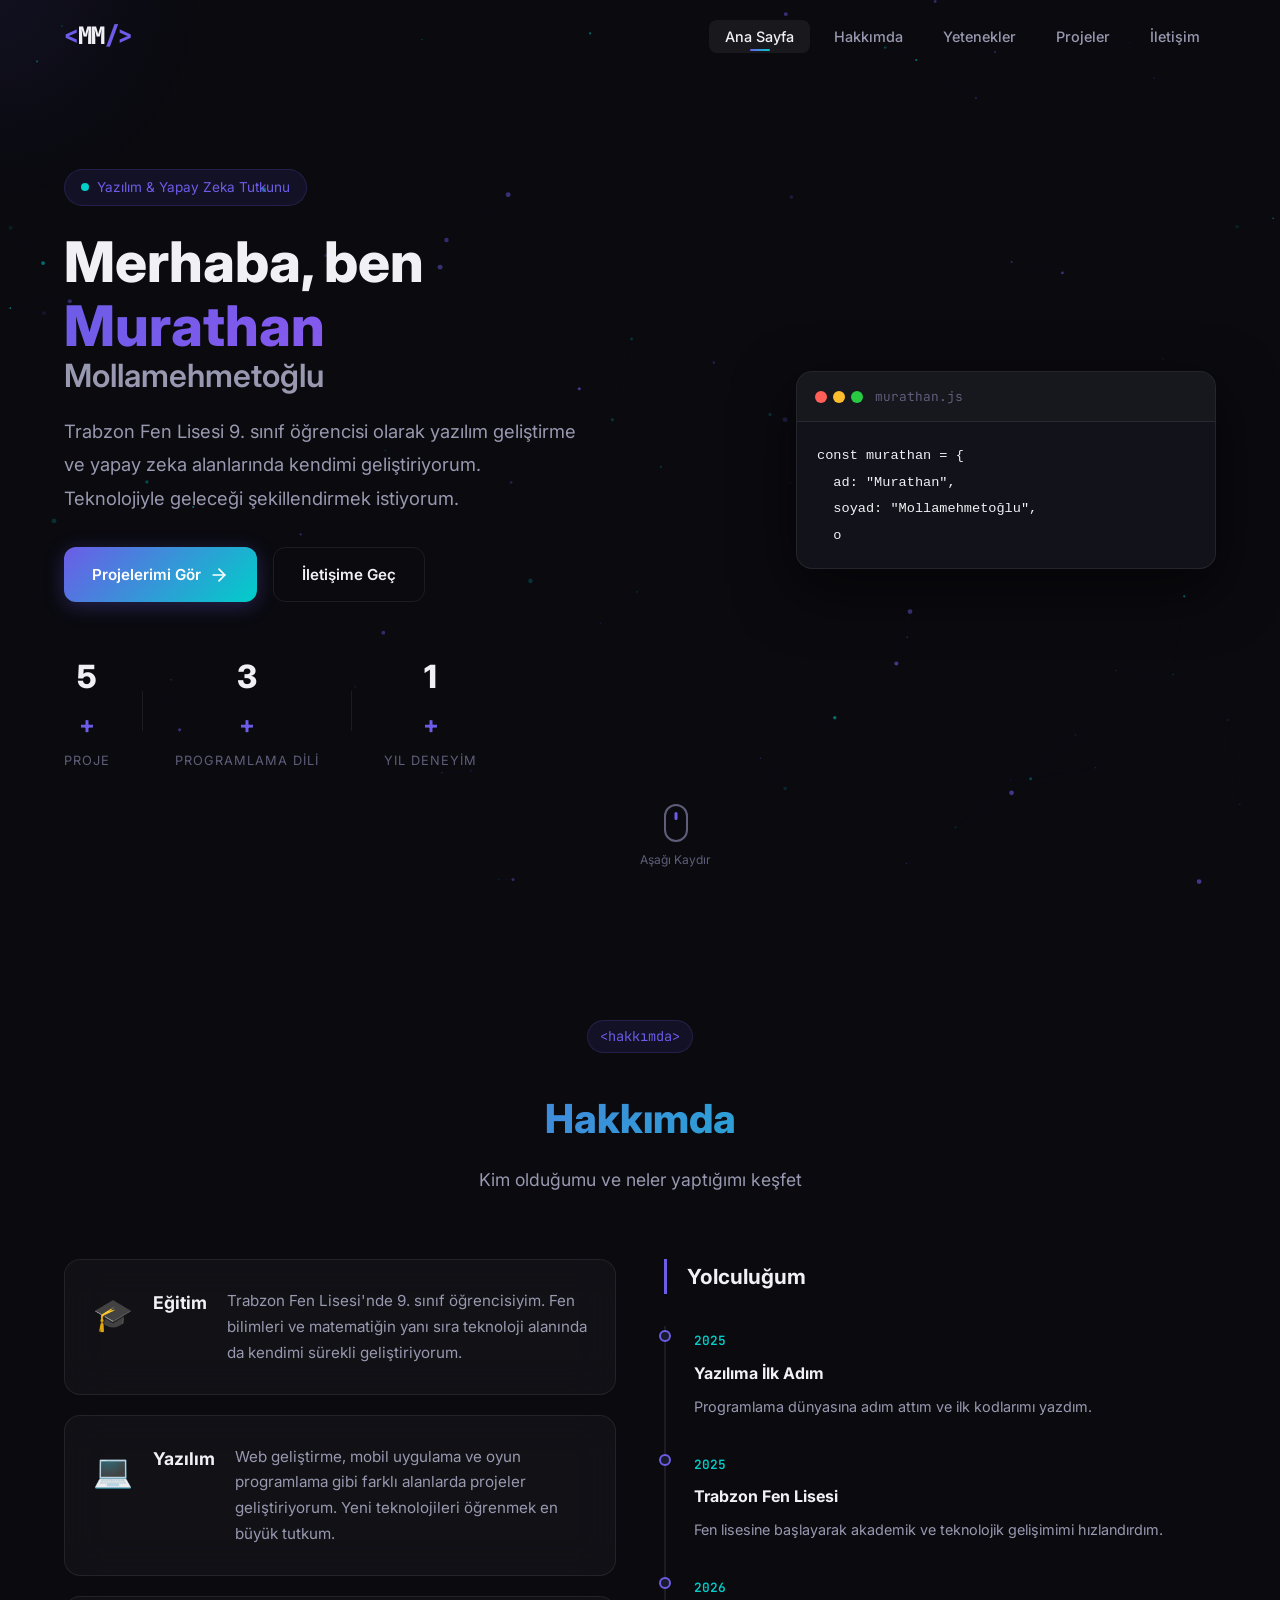
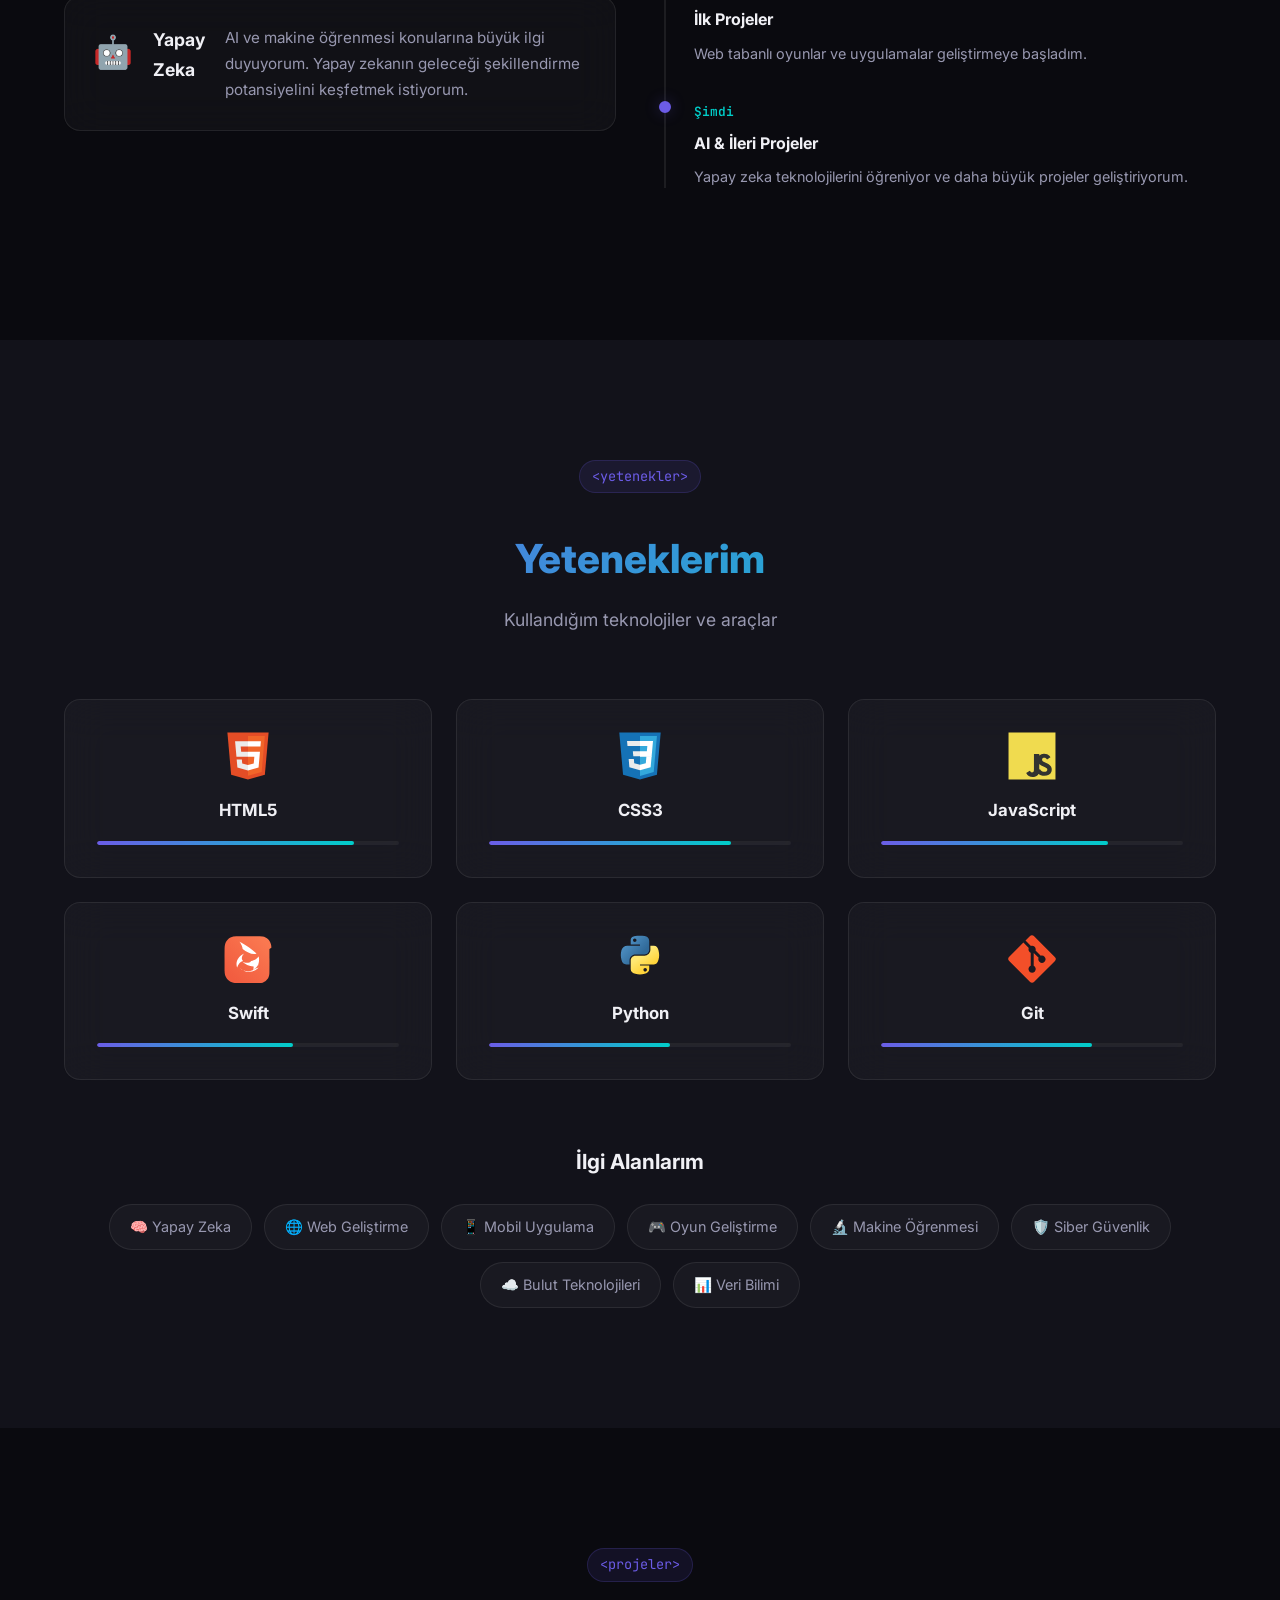
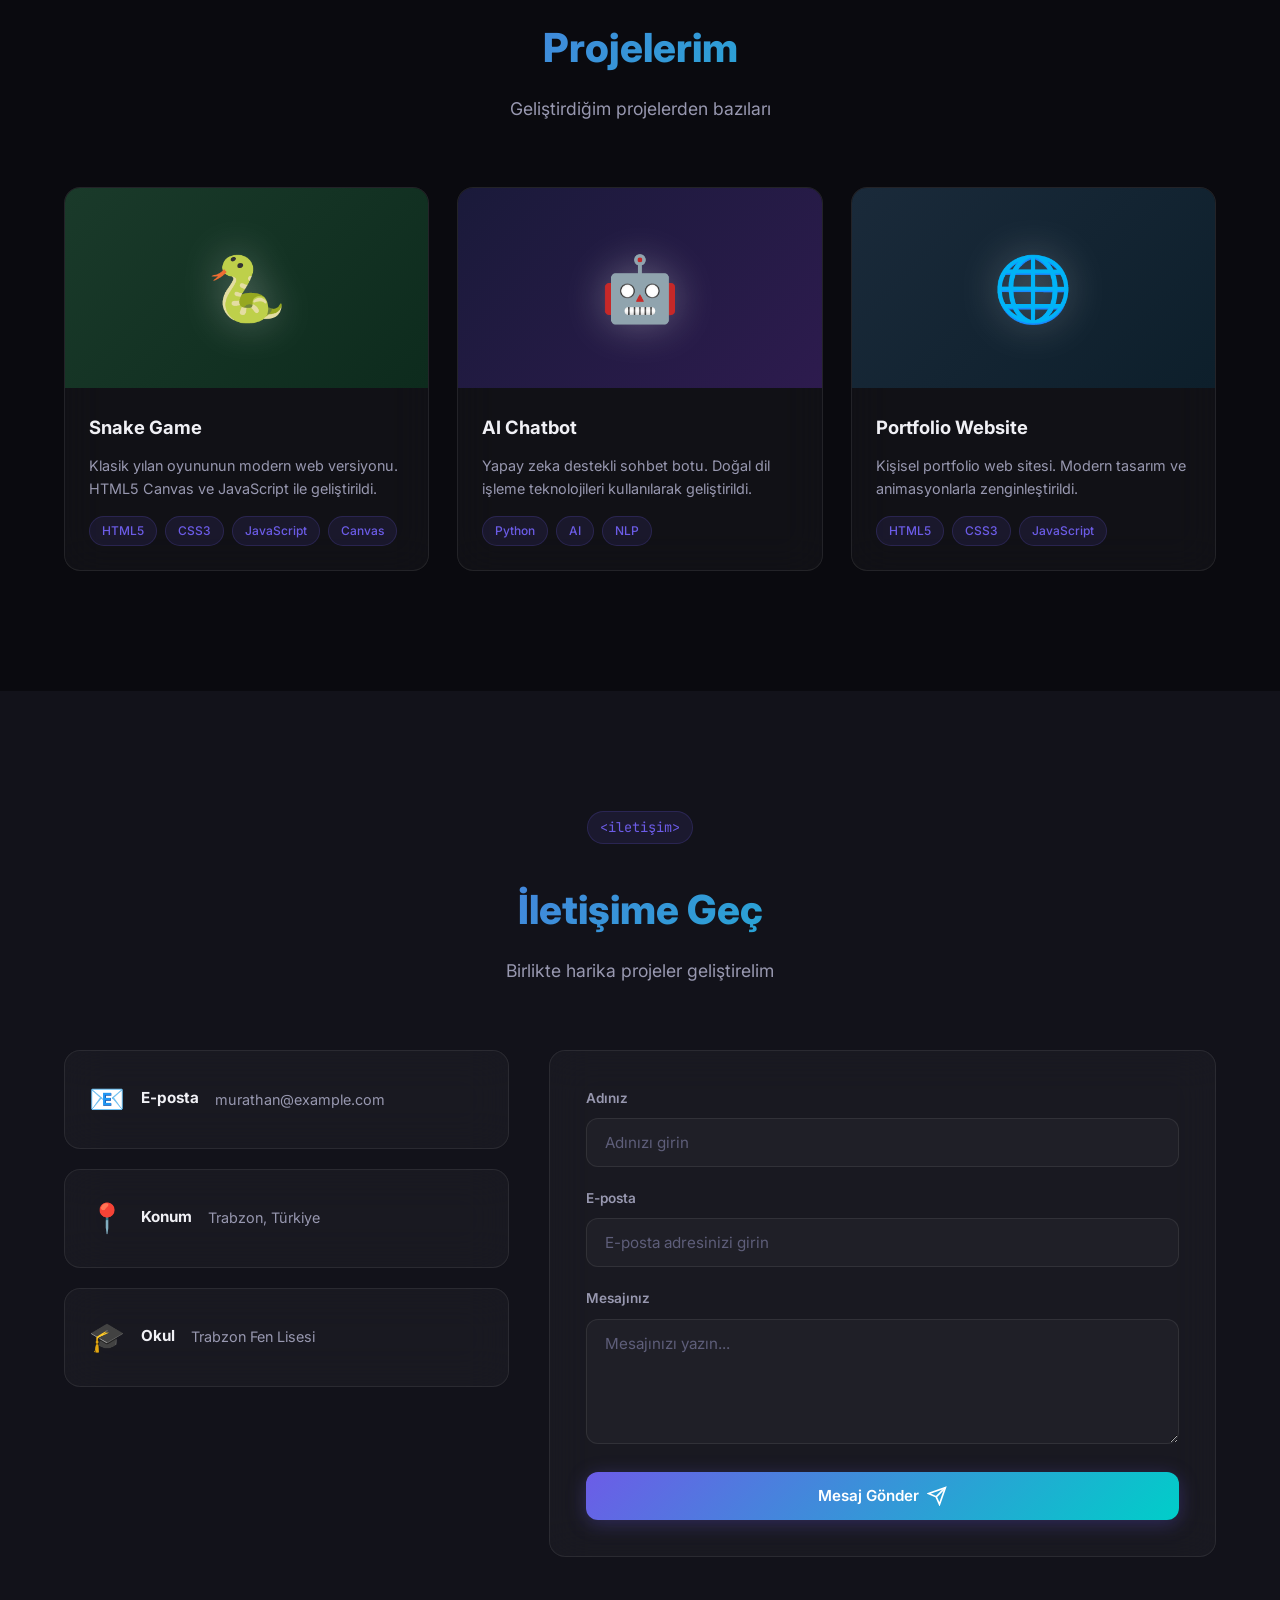
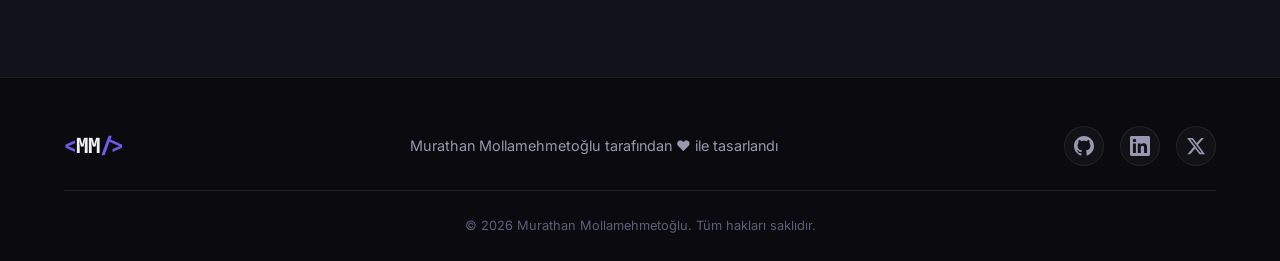
<file: index.html>
<!DOCTYPE html>
<html lang="tr">
<head>
    <meta charset="UTF-8">
    <meta name="viewport" content="width=device-width, initial-scale=1.0">
    <meta name="description" content="Murathan Mollamehmetoğlu - Yazılım Geliştirici & AI Meraklısı. Trabzon Fen Lisesi öğrencisi.">
    <meta name="keywords" content="Murathan, portfolio, yazılım, AI, geliştirici, Trabzon Fen Lisesi">
    <title>Murathan Mollamehmetoğlu | Portfolio</title>
    <link rel="preconnect" href="https://fonts.googleapis.com">
    <link rel="preconnect" href="https://fonts.gstatic.com" crossorigin>
    <link href="https://fonts.googleapis.com/css2?family=Inter:wght@300;400;500;600;700;800;900&family=JetBrains+Mono:wght@400;500;700&display=swap" rel="stylesheet">
    <link rel="stylesheet" href="styles.css">
</head>
<body>
    <!-- Animated Background -->
    <canvas id="particles-canvas"></canvas>

    <!-- Navigation -->
    <nav id="navbar">
        <div class="nav-container">
            <a href="#hero" class="nav-logo">
                <span class="logo-bracket">&lt;</span>MM<span class="logo-bracket">/&gt;</span>
            </a>
            <ul class="nav-links" id="nav-links">
                <li><a href="#hero" class="nav-link active">Ana Sayfa</a></li>
                <li><a href="#about" class="nav-link">Hakkımda</a></li>
                <li><a href="#skills" class="nav-link">Yetenekler</a></li>
                <li><a href="#projects" class="nav-link">Projeler</a></li>
                <li><a href="#contact" class="nav-link">İletişim</a></li>
            </ul>
            <button class="nav-toggle" id="nav-toggle" aria-label="Menüyü aç/kapat">
                <span></span>
                <span></span>
                <span></span>
            </button>
        </div>
    </nav>

    <!-- Hero Section -->
    <section id="hero" class="hero-section">
        <div class="hero-content">
            <div class="hero-badge">
                <span class="badge-dot"></span>
                Yazılım & Yapay Zeka Tutkunu
            </div>
            <h1 class="hero-title">
                Merhaba, ben
                <span class="hero-name">Murathan</span>
                <span class="hero-surname">Mollamehmetoğlu</span>
            </h1>
            <p class="hero-description">
                Trabzon Fen Lisesi 9. sınıf öğrencisi olarak yazılım geliştirme ve yapay zeka 
                alanlarında kendimi geliştiriyorum. Teknolojiyle geleceği şekillendirmek istiyorum.
            </p>
            <div class="hero-cta">
                <a href="#projects" class="btn btn-primary">
                    <span>Projelerimi Gör</span>
                    <svg width="20" height="20" viewBox="0 0 24 24" fill="none" stroke="currentColor" stroke-width="2" stroke-linecap="round" stroke-linejoin="round">
                        <line x1="5" y1="12" x2="19" y2="12"></line>
                        <polyline points="12 5 19 12 12 19"></polyline>
                    </svg>
                </a>
                <a href="#contact" class="btn btn-secondary">İletişime Geç</a>
            </div>
            <div class="hero-stats">
                <div class="stat-item">
                    <span class="stat-number" data-target="5">0</span><span class="stat-plus">+</span>
                    <span class="stat-label">Proje</span>
                </div>
                <div class="stat-divider"></div>
                <div class="stat-item">
                    <span class="stat-number" data-target="3">0</span><span class="stat-plus">+</span>
                    <span class="stat-label">Programlama Dili</span>
                </div>
                <div class="stat-divider"></div>
                <div class="stat-item">
                    <span class="stat-number" data-target="1">0</span><span class="stat-plus">+</span>
                    <span class="stat-label">Yıl Deneyim</span>
                </div>
            </div>
        </div>
        <div class="hero-visual">
            <div class="code-window">
                <div class="code-header">
                    <div class="code-dots">
                        <span class="dot red"></span>
                        <span class="dot yellow"></span>
                        <span class="dot green"></span>
                    </div>
                    <span class="code-title">murathan.js</span>
                </div>
                <pre class="code-body"><code><span class="code-keyword">const</span> <span class="code-variable">murathan</span> = {
  <span class="code-property">ad</span>: <span class="code-string">"Murathan"</span>,
  <span class="code-property">soyad</span>: <span class="code-string">"Mollamehmetoğlu"</span>,
  <span class="code-property">okul</span>: <span class="code-string">"Trabzon Fen Lisesi"</span>,
  <span class="code-property">ilgiAlanları</span>: [
    <span class="code-string">"Yazılım Geliştirme"</span>,
    <span class="code-string">"Yapay Zeka"</span>,
    <span class="code-string">"Web Teknolojileri"</span>
  ],
  <span class="code-property">hedef</span>: <span class="code-string">"Teknolojiyle dünyayı<br>             değiştirmek"</span>
};</code></pre>
            </div>
        </div>
        <div class="scroll-indicator">
            <div class="mouse">
                <div class="mouse-wheel"></div>
            </div>
            <span>Aşağı Kaydır</span>
        </div>
    </section>

    <!-- About Section -->
    <section id="about" class="about-section">
        <div class="container">
            <div class="section-header">
                <span class="section-tag">&lt;hakkımda&gt;</span>
                <h2 class="section-title">Hakkımda</h2>
                <p class="section-subtitle">Kim olduğumu ve neler yaptığımı keşfet</p>
            </div>
            <div class="about-grid">
                <div class="about-text">
                    <div class="about-card glass-card">
                        <div class="about-icon">🎓</div>
                        <h3>Eğitim</h3>
                        <p>Trabzon Fen Lisesi'nde 9. sınıf öğrencisiyim. Fen bilimleri ve matematiğin yanı sıra 
                        teknoloji alanında da kendimi sürekli geliştiriyorum.</p>
                    </div>
                    <div class="about-card glass-card">
                        <div class="about-icon">💻</div>
                        <h3>Yazılım</h3>
                        <p>Web geliştirme, mobil uygulama ve oyun programlama gibi farklı alanlarda projeler 
                        geliştiriyorum. Yeni teknolojileri öğrenmek en büyük tutkum.</p>
                    </div>
                    <div class="about-card glass-card">
                        <div class="about-icon">🤖</div>
                        <h3>Yapay Zeka</h3>
                        <p>AI ve makine öğrenmesi konularına büyük ilgi duyuyorum. Yapay zekanın geleceği 
                        şekillendirme potansiyelini keşfetmek istiyorum.</p>
                    </div>
                </div>
                <div class="about-timeline">
                    <h3 class="timeline-title">Yolculuğum</h3>
                    <div class="timeline">
                        <div class="timeline-item">
                            <div class="timeline-dot"></div>
                            <div class="timeline-content">
                                <span class="timeline-date">2025</span>
                                <h4>Yazılıma İlk Adım</h4>
                                <p>Programlama dünyasına adım attım ve ilk kodlarımı yazdım.</p>
                            </div>
                        </div>
                        <div class="timeline-item">
                            <div class="timeline-dot"></div>
                            <div class="timeline-content">
                                <span class="timeline-date">2025</span>
                                <h4>Trabzon Fen Lisesi</h4>
                                <p>Fen lisesine başlayarak akademik ve teknolojik gelişimimi hızlandırdım.</p>
                            </div>
                        </div>
                        <div class="timeline-item">
                            <div class="timeline-dot"></div>
                            <div class="timeline-content">
                                <span class="timeline-date">2026</span>
                                <h4>İlk Projeler</h4>
                                <p>Web tabanlı oyunlar ve uygulamalar geliştirmeye başladım.</p>
                            </div>
                        </div>
                        <div class="timeline-item">
                            <div class="timeline-dot active"></div>
                            <div class="timeline-content">
                                <span class="timeline-date">Şimdi</span>
                                <h4>AI & İleri Projeler</h4>
                                <p>Yapay zeka teknolojilerini öğreniyor ve daha büyük projeler geliştiriyorum.</p>
                            </div>
                        </div>
                    </div>
                </div>
            </div>
        </div>
    </section>

    <!-- Skills Section -->
    <section id="skills" class="skills-section">
        <div class="container">
            <div class="section-header">
                <span class="section-tag">&lt;yetenekler&gt;</span>
                <h2 class="section-title">Yeteneklerim</h2>
                <p class="section-subtitle">Kullandığım teknolojiler ve araçlar</p>
            </div>
            <div class="skills-grid">
                <div class="skill-card glass-card" data-skill="html">
                    <div class="skill-icon">
                        <svg viewBox="0 0 128 128" width="48" height="48">
                            <path fill="#E44D26" d="M19.037 113.876L9.032 1.661h109.936l-10.016 112.198-45.019 12.48z"></path>
                            <path fill="#F16529" d="M64 116.8l36.378-10.086 8.559-95.878H64z"></path>
                            <path fill="#EBEBEB" d="M64 52.455H45.788L44.53 38.361H64V24.599H29.489l.33 3.692 3.382 37.927H64zm0 35.743l-.061.017-15.327-4.14-.979-10.975H33.816l1.928 21.609 28.193 7.826.063-.017z"></path>
                            <path fill="#fff" d="M63.952 52.455v13.763h16.947l-1.597 17.849-15.35 4.143v14.319l28.215-7.82.207-2.325 3.234-36.233.335-3.696h-3.708zm0-27.856v13.762h33.244l.276-3.092.628-6.978.329-3.692z"></path>
                        </svg>
                    </div>
                    <h3>HTML5</h3>
                    <div class="skill-bar">
                        <div class="skill-progress" data-width="85"></div>
                    </div>
                </div>
                <div class="skill-card glass-card" data-skill="css">
                    <div class="skill-icon">
                        <svg viewBox="0 0 128 128" width="48" height="48">
                            <path fill="#1572B6" d="M18.814 114.123L8.76 1.352h110.48l-10.064 112.754-45.243 12.543z"></path>
                            <path fill="#33A9DC" d="M64.001 117.062l36.559-10.136 8.601-96.354h-45.16z"></path>
                            <path fill="#fff" d="M64.001 51.429h18.302l1.264-14.163H64.001V24.208h34.682l-.332 3.711-3.4 38.114h-30.95z"></path>
                            <path fill="#EBEBEB" d="M64.083 87.349l-.061.018-15.403-4.159-.985-11.031H33.752l1.937 21.717 28.331 7.863.063-.018z"></path>
                            <path fill="#fff" d="M81.127 64.675l-1.666 18.522-15.426 4.164v14.39l28.354-7.858.208-2.337 2.406-26.881z"></path>
                            <path fill="#EBEBEB" d="M64.048 24.208v13.058H30.64l-.277-3.108-.63-7.045-.331-2.905zm-.047 27.221v13.157H46.119l-.277-3.108-.631-7.046-.33-2.903H64.001z"></path>
                        </svg>
                    </div>
                    <h3>CSS3</h3>
                    <div class="skill-bar">
                        <div class="skill-progress" data-width="80"></div>
                    </div>
                </div>
                <div class="skill-card glass-card" data-skill="javascript">
                    <div class="skill-icon">
                        <svg viewBox="0 0 128 128" width="48" height="48">
                            <path fill="#F0DB4F" d="M1.408 1.408h125.184v125.184H1.408z"></path>
                            <path fill="#323330" d="M116.347 96.736c-.917-5.711-4.641-10.508-15.672-14.981-3.832-1.761-8.104-3.022-9.377-5.926-.452-1.69-.512-2.642-.226-3.665.821-3.32 4.784-4.355 7.925-3.403 2.023.678 3.938 2.237 5.093 4.724 5.402-3.498 5.391-3.475 9.163-5.879-1.381-2.141-2.118-3.129-3.022-4.045-3.249-3.629-7.676-5.498-14.756-5.355l-3.688.477c-3.534.893-6.902 2.748-8.877 5.235-5.926 6.724-4.236 18.492 2.975 23.335 7.104 5.332 17.54 6.545 18.873 11.531 1.297 6.104-4.486 8.08-10.234 7.378-4.236-.881-6.592-3.034-9.139-6.949-4.688 2.713-4.688 2.713-9.508 5.485 1.143 2.499 2.344 3.63 4.26 5.795 9.068 9.198 31.76 8.746 35.83-5.176.165-.478 1.261-3.666.38-8.581zM69.21 58.943l-.024 31.06c0 6.36.321 12.193-.383 13.97-.929 3.282-3.307 4.156-5.495 3.752-2.36-.546-3.545-1.93-4.879-3.542l-.473-.673-9.453 5.783c1.559 3.226 3.833 5.985 6.771 7.793 4.394 2.698 10.304 3.593 16.539 2.178 4.058-1.21 7.543-3.723 9.407-7.283 2.732-4.906 2.145-10.872 2.121-17.507l.048-35.58H69.21v.049z"></path>
                        </svg>
                    </div>
                    <h3>JavaScript</h3>
                    <div class="skill-bar">
                        <div class="skill-progress" data-width="75"></div>
                    </div>
                </div>
                <div class="skill-card glass-card" data-skill="swift">
                    <div class="skill-icon">
                        <svg viewBox="0 0 128 128" width="48" height="48">
                            <linearGradient id="swift-a" gradientUnits="userSpaceOnUse" x1="109.002" y1="18.297" x2="18.638" y2="109.462">
                                <stop offset="0" stop-color="#FA7850"></stop>
                                <stop offset="1" stop-color="#F25D40"></stop>
                            </linearGradient>
                            <path fill="url(#swift-a)" d="M126.33 34.06a39.32 39.32 0 00-.79-7.83c-.56-2.67-1.42-5.28-2.67-7.69a27.87 27.87 0 00-5.17-6.97 27.55 27.55 0 00-6.97-5.17A27.49 27.49 0 00103.04 4a40.38 40.38 0 00-7.83-.79C93.06 3.11 90.89 3 64 3S34.94 3.11 32.79 3.21a40.38 40.38 0 00-7.83.79 27.49 27.49 0 00-7.69 2.67 27.87 27.87 0 00-6.97 5.17 27.87 27.87 0 00-5.17 6.97A27.49 27.49 0 002.46 26.5a40.38 40.38 0 00-.79 7.83C1.57 36.48 1.46 38.65 1.46 65.54s.11 29.06.21 31.21a40.38 40.38 0 00.79 7.83 27.49 27.49 0 002.67 7.69 27.87 27.87 0 005.17 6.97 27.87 27.87 0 006.97 5.17 27.49 27.49 0 007.69 2.67 40.38 40.38 0 007.83.79c2.15.1 4.32.21 31.21.21s29.06-.11 31.21-.21a40.38 40.38 0 007.83-.79 28.88 28.88 0 0014.66-11.83 27.49 27.49 0 002.67-7.69 40.38 40.38 0 00.79-7.83c.1-2.15.21-4.32.21-31.21s-.11-29.06-.21-31.21z"></path>
                            <path fill="#FFF" d="M85.54 88.85a31.97 31.97 0 01-8.89 5.25c-12.26 5.25-26.04 2.12-34.79-6.36.28.28.56.56.85.83a37.83 37.83 0 0040.82 5.43c5.34-2.72 8.72-7.04 8.72-7.04s-2.97 2.36-6.71 1.89zM70.24 69.99S83.67 79.47 77.67 92.8c0 0 10.54-6.27 14.07-15.79 3.7-9.94.62-20.22.62-20.22S87.97 67.3 70.24 69.99zM50.59 68.68s-8.15-6.7 2.36-18.52c0 0-10.54 4.71-16.31 14.73-6.17 10.76-1.5 21.72-1.5 21.72a26.86 26.86 0 015.41-10.82c4.08-4.81 10.04-7.11 10.04-7.11zm27.24-1.07S63.94 80.86 47.77 70.13c10.9 11.51 31.72 18.36 44.45 10.07A37.89 37.89 0 0077.83 67.61zM49.83 37.23c11.33 8.91 27.44 16.64 36.88 12.11C73.48 37.59 58.58 27.14 45.48 20.04c-2.01-1.09-4.09-2.09-4.09-2.09 7.46 9.57 8.39 19.18 8.39 19.18l.05.1z"></path>
                        </svg>
                    </div>
                    <h3>Swift</h3>
                    <div class="skill-bar">
                        <div class="skill-progress" data-width="65"></div>
                    </div>
                </div>
                <div class="skill-card glass-card" data-skill="python">
                    <div class="skill-icon">
                        <svg viewBox="0 0 128 128" width="48" height="48">
                            <linearGradient id="python-a" gradientUnits="userSpaceOnUse" x1="70.252" y1="1237.476" x2="170.659" y2="1151.089" gradientTransform="matrix(.563 0 0 -.568 -29.215 707.817)">
                                <stop offset="0" stop-color="#5A9FD4"></stop>
                                <stop offset="1" stop-color="#306998"></stop>
                            </linearGradient>
                            <path fill="url(#python-a)" d="M63.391 1.988c-4.222.02-8.252.379-11.8 1.007-10.45 1.846-12.346 5.71-12.346 12.837v9.411h24.693v3.137H29.977c-7.176 0-13.46 4.313-15.426 12.521-2.268 9.405-2.368 15.275 0 25.096 1.755 7.311 5.947 12.519 13.124 12.519h8.491V67.234c0-8.151 7.051-15.34 15.426-15.34h24.665c6.866 0 12.346-5.654 12.346-12.548V15.833c0-6.693-5.646-11.72-12.346-12.836-4.244-.706-8.645-1.027-12.866-1.009zM50.037 9.557c2.55 0 4.634 2.117 4.634 4.721 0 2.593-2.083 4.69-4.634 4.69-2.56 0-4.633-2.097-4.633-4.69-.001-2.604 2.073-4.721 4.633-4.721z"></path>
                            <linearGradient id="python-b" gradientUnits="userSpaceOnUse" x1="209.474" y1="1098.811" x2="173.62" y2="1149.537" gradientTransform="matrix(.563 0 0 -.568 -29.215 707.817)">
                                <stop offset="0" stop-color="#FFD43B"></stop>
                                <stop offset="1" stop-color="#FFE873"></stop>
                            </linearGradient>
                            <path fill="url(#python-b)" d="M91.682 28.38v10.966c0 8.5-7.208 15.655-15.426 15.655H51.591c-6.756 0-12.346 5.783-12.346 12.549v23.515c0 6.691 5.818 10.628 12.346 12.547 7.816 2.297 15.312 2.713 24.665 0 6.216-1.801 12.346-5.423 12.346-12.547v-9.412H63.938v-3.138h37.012c7.176 0 9.852-5.005 12.348-12.519 2.578-7.735 2.467-15.174 0-25.096-1.774-7.145-5.161-12.521-12.348-12.521h-9.268zM77.809 87.927c2.561 0 4.634 2.097 4.634 4.692 0 2.602-2.074 4.719-4.634 4.719-2.55 0-4.633-2.117-4.633-4.719 0-2.595 2.083-4.692 4.633-4.692z"></path>
                        </svg>
                    </div>
                    <h3>Python</h3>
                    <div class="skill-bar">
                        <div class="skill-progress" data-width="60"></div>
                    </div>
                </div>
                <div class="skill-card glass-card" data-skill="git">
                    <div class="skill-icon">
                        <svg viewBox="0 0 128 128" width="48" height="48">
                            <path fill="#F34F29" d="M124.737 58.378L69.621 3.264c-3.172-3.174-8.32-3.174-11.497 0L46.68 14.71l14.518 14.518c3.375-1.139 7.243-.375 9.932 2.314 2.703 2.706 3.461 6.607 2.294 9.993l13.992 13.993c3.385-1.167 7.292-.413 9.994 2.295 3.78 3.777 3.78 9.9 0 13.679a9.673 9.673 0 01-13.683 0 9.677 9.677 0 01-2.105-10.521L68.574 47.933l-.002 34.341a9.708 9.708 0 012.559 1.828c3.778 3.777 3.778 9.898 0 13.683-3.779 3.777-9.904 3.777-13.679 0-3.778-3.784-3.778-9.905 0-13.683a9.65 9.65 0 013.167-2.11V47.333a9.581 9.581 0 01-3.167-2.111c-2.862-2.86-3.551-7.06-2.083-10.576L41.056 20.333 3.264 58.123a8.133 8.133 0 000 11.5l55.117 55.114c3.174 3.174 8.32 3.174 11.499 0l54.858-54.858a8.135 8.135 0 00-.001-11.501z"></path>
                        </svg>
                    </div>
                    <h3>Git</h3>
                    <div class="skill-bar">
                        <div class="skill-progress" data-width="70"></div>
                    </div>
                </div>
            </div>
            <div class="skills-interests">
                <h3>İlgi Alanlarım</h3>
                <div class="interest-tags">
                    <span class="interest-tag">🧠 Yapay Zeka</span>
                    <span class="interest-tag">🌐 Web Geliştirme</span>
                    <span class="interest-tag">📱 Mobil Uygulama</span>
                    <span class="interest-tag">🎮 Oyun Geliştirme</span>
                    <span class="interest-tag">🔬 Makine Öğrenmesi</span>
                    <span class="interest-tag">🛡️ Siber Güvenlik</span>
                    <span class="interest-tag">☁️ Bulut Teknolojileri</span>
                    <span class="interest-tag">📊 Veri Bilimi</span>
                </div>
            </div>
        </div>
    </section>

    <!-- Projects Section -->
    <section id="projects" class="projects-section">
        <div class="container">
            <div class="section-header">
                <span class="section-tag">&lt;projeler&gt;</span>
                <h2 class="section-title">Projelerim</h2>
                <p class="section-subtitle">Geliştirdiğim projelerden bazıları</p>
            </div>
            <div class="projects-grid">
                <div class="project-card glass-card">
                    <div class="project-image">
                        <div class="project-placeholder snake-bg">
                            <span class="project-emoji">🐍</span>
                        </div>
                        <div class="project-overlay">
                            <a href="#" class="project-link" title="Projeyi Görüntüle">
                                <svg width="24" height="24" viewBox="0 0 24 24" fill="none" stroke="currentColor" stroke-width="2">
                                    <path d="M18 13v6a2 2 0 0 1-2 2H5a2 2 0 0 1-2-2V8a2 2 0 0 1 2-2h6"></path>
                                    <polyline points="15 3 21 3 21 9"></polyline>
                                    <line x1="10" y1="14" x2="21" y2="3"></line>
                                </svg>
                            </a>
                        </div>
                    </div>
                    <div class="project-info">
                        <h3>Snake Game</h3>
                        <p>Klasik yılan oyununun modern web versiyonu. HTML5 Canvas ve JavaScript ile geliştirildi.</p>
                        <div class="project-tags">
                            <span class="tag">HTML5</span>
                            <span class="tag">CSS3</span>
                            <span class="tag">JavaScript</span>
                            <span class="tag">Canvas</span>
                        </div>
                    </div>
                </div>
                <div class="project-card glass-card">
                    <div class="project-image">
                        <div class="project-placeholder ai-bg">
                            <span class="project-emoji">🤖</span>
                        </div>
                        <div class="project-overlay">
                            <a href="#" class="project-link" title="Projeyi Görüntüle">
                                <svg width="24" height="24" viewBox="0 0 24 24" fill="none" stroke="currentColor" stroke-width="2">
                                    <path d="M18 13v6a2 2 0 0 1-2 2H5a2 2 0 0 1-2-2V8a2 2 0 0 1 2-2h6"></path>
                                    <polyline points="15 3 21 3 21 9"></polyline>
                                    <line x1="10" y1="14" x2="21" y2="3"></line>
                                </svg>
                            </a>
                        </div>
                    </div>
                    <div class="project-info">
                        <h3>AI Chatbot</h3>
                        <p>Yapay zeka destekli sohbet botu. Doğal dil işleme teknolojileri kullanılarak geliştirildi.</p>
                        <div class="project-tags">
                            <span class="tag">Python</span>
                            <span class="tag">AI</span>
                            <span class="tag">NLP</span>
                        </div>
                    </div>
                </div>
                <div class="project-card glass-card">
                    <div class="project-image">
                        <div class="project-placeholder web-bg">
                            <span class="project-emoji">🌐</span>
                        </div>
                        <div class="project-overlay">
                            <a href="#" class="project-link" title="Projeyi Görüntüle">
                                <svg width="24" height="24" viewBox="0 0 24 24" fill="none" stroke="currentColor" stroke-width="2">
                                    <path d="M18 13v6a2 2 0 0 1-2 2H5a2 2 0 0 1-2-2V8a2 2 0 0 1 2-2h6"></path>
                                    <polyline points="15 3 21 3 21 9"></polyline>
                                    <line x1="10" y1="14" x2="21" y2="3"></line>
                                </svg>
                            </a>
                        </div>
                    </div>
                    <div class="project-info">
                        <h3>Portfolio Website</h3>
                        <p>Kişisel portfolio web sitesi. Modern tasarım ve animasyonlarla zenginleştirildi.</p>
                        <div class="project-tags">
                            <span class="tag">HTML5</span>
                            <span class="tag">CSS3</span>
                            <span class="tag">JavaScript</span>
                        </div>
                    </div>
                </div>
            </div>
        </div>
    </section>

    <!-- Contact Section -->
    <section id="contact" class="contact-section">
        <div class="container">
            <div class="section-header">
                <span class="section-tag">&lt;iletişim&gt;</span>
                <h2 class="section-title">İletişime Geç</h2>
                <p class="section-subtitle">Birlikte harika projeler geliştirelim</p>
            </div>
            <div class="contact-grid">
                <div class="contact-info">
                    <div class="contact-card glass-card">
                        <div class="contact-icon">📧</div>
                        <h3>E-posta</h3>
                        <p>murathan@example.com</p>
                    </div>
                    <div class="contact-card glass-card">
                        <div class="contact-icon">📍</div>
                        <h3>Konum</h3>
                        <p>Trabzon, Türkiye</p>
                    </div>
                    <div class="contact-card glass-card">
                        <div class="contact-icon">🎓</div>
                        <h3>Okul</h3>
                        <p>Trabzon Fen Lisesi</p>
                    </div>
                </div>
                <form class="contact-form glass-card" id="contact-form">
                    <div class="form-group">
                        <label for="name">Adınız</label>
                        <input type="text" id="name" name="name" placeholder="Adınızı girin" required>
                    </div>
                    <div class="form-group">
                        <label for="email">E-posta</label>
                        <input type="email" id="email" name="email" placeholder="E-posta adresinizi girin" required>
                    </div>
                    <div class="form-group">
                        <label for="message">Mesajınız</label>
                        <textarea id="message" name="message" rows="5" placeholder="Mesajınızı yazın..." required></textarea>
                    </div>
                    <button type="submit" class="btn btn-primary btn-full" id="submit-btn">
                        <span>Mesaj Gönder</span>
                        <svg width="20" height="20" viewBox="0 0 24 24" fill="none" stroke="currentColor" stroke-width="2">
                            <line x1="22" y1="2" x2="11" y2="13"></line>
                            <polygon points="22 2 15 22 11 13 2 9 22 2"></polygon>
                        </svg>
                    </button>
                </form>
            </div>
        </div>
    </section>

    <!-- Footer -->
    <footer class="footer">
        <div class="container">
            <div class="footer-content">
                <div class="footer-logo">
                    <span class="logo-bracket">&lt;</span>MM<span class="logo-bracket">/&gt;</span>
                </div>
                <p class="footer-text">Murathan Mollamehmetoğlu tarafından ❤️ ile tasarlandı</p>
                <div class="footer-links">
                    <a href="#" class="footer-social" title="GitHub" aria-label="GitHub">
                        <svg width="20" height="20" viewBox="0 0 24 24" fill="currentColor">
                            <path d="M12 0c-6.626 0-12 5.373-12 12 0 5.302 3.438 9.8 8.207 11.387.599.111.793-.261.793-.577v-2.234c-3.338.726-4.033-1.416-4.033-1.416-.546-1.387-1.333-1.756-1.333-1.756-1.089-.745.083-.729.083-.729 1.205.084 1.839 1.237 1.839 1.237 1.07 1.834 2.807 1.304 3.492.997.107-.775.418-1.305.762-1.604-2.665-.305-5.467-1.334-5.467-5.931 0-1.311.469-2.381 1.236-3.221-.124-.303-.535-1.524.117-3.176 0 0 1.008-.322 3.301 1.23.957-.266 1.983-.399 3.003-.404 1.02.005 2.047.138 3.006.404 2.291-1.552 3.297-1.23 3.297-1.23.653 1.653.242 2.874.118 3.176.77.84 1.235 1.911 1.235 3.221 0 4.609-2.807 5.624-5.479 5.921.43.372.823 1.102.823 2.222v3.293c0 .319.192.694.801.576 4.765-1.589 8.199-6.086 8.199-11.386 0-6.627-5.373-12-12-12z"/>
                        </svg>
                    </a>
                    <a href="#" class="footer-social" title="LinkedIn" aria-label="LinkedIn">
                        <svg width="20" height="20" viewBox="0 0 24 24" fill="currentColor">
                            <path d="M20.447 20.452h-3.554v-5.569c0-1.328-.027-3.037-1.852-3.037-1.853 0-2.136 1.445-2.136 2.939v5.667H9.351V9h3.414v1.561h.046c.477-.9 1.637-1.85 3.37-1.85 3.601 0 4.267 2.37 4.267 5.455v6.286zM5.337 7.433c-1.144 0-2.063-.926-2.063-2.065 0-1.138.92-2.063 2.063-2.063 1.14 0 2.064.925 2.064 2.063 0 1.139-.925 2.065-2.064 2.065zm1.782 13.019H3.555V9h3.564v11.452zM22.225 0H1.771C.792 0 0 .774 0 1.729v20.542C0 23.227.792 24 1.771 24h20.451C23.2 24 24 23.227 24 22.271V1.729C24 .774 23.2 0 22.222 0h.003z"/>
                        </svg>
                    </a>
                    <a href="#" class="footer-social" title="Twitter" aria-label="Twitter">
                        <svg width="20" height="20" viewBox="0 0 24 24" fill="currentColor">
                            <path d="M18.244 2.25h3.308l-7.227 8.26 8.502 11.24H16.17l-5.214-6.817L4.99 21.75H1.68l7.73-8.835L1.254 2.25H8.08l4.713 6.231zm-1.161 17.52h1.833L7.084 4.126H5.117z"/>
                        </svg>
                    </a>
                </div>
            </div>
            <div class="footer-bottom">
                <p>&copy; 2026 Murathan Mollamehmetoğlu. Tüm hakları saklıdır.</p>
            </div>
        </div>
    </footer>

    <script src="script.js"></script>
</body>
</html>
</file>
<file: styles.css>
/* ==========================================
   DESIGN SYSTEM & CSS VARIABLES
   ========================================== */
:root {
    /* Colors */
    --bg-primary: #0a0a0f;
    --bg-secondary: #12121a;
    --bg-tertiary: #1a1a2e;
    --surface: rgba(255, 255, 255, 0.03);
    --surface-hover: rgba(255, 255, 255, 0.06);
    --border: rgba(255, 255, 255, 0.08);
    --border-hover: rgba(255, 255, 255, 0.15);
    
    --text-primary: #f0f0f5;
    --text-secondary: #9898b0;
    --text-muted: #5e5e7a;
    
    --accent-primary: #6c5ce7;
    --accent-secondary: #00cec9;
    --accent-tertiary: #fd79a8;
    --accent-glow: rgba(108, 92, 231, 0.3);
    --accent-glow-secondary: rgba(0, 206, 201, 0.3);
    
    --gradient-primary: linear-gradient(135deg, #6c5ce7, #00cec9);
    --gradient-hero: linear-gradient(135deg, #6c5ce7 0%, #a855f7 50%, #00cec9 100%);
    --gradient-card: linear-gradient(135deg, rgba(108, 92, 231, 0.1), rgba(0, 206, 201, 0.05));
    
    /* Typography */
    --font-primary: 'Inter', -apple-system, BlinkMacSystemFont, sans-serif;
    --font-mono: 'JetBrains Mono', 'Fira Code', monospace;
    
    /* Spacing */
    --section-padding: 120px 0;
    --container-max: 1200px;
    
    /* Transitions */
    --transition-fast: 0.2s cubic-bezier(0.4, 0, 0.2, 1);
    --transition-normal: 0.3s cubic-bezier(0.4, 0, 0.2, 1);
    --transition-slow: 0.5s cubic-bezier(0.4, 0, 0.2, 1);
    
    /* Border Radius */
    --radius-sm: 8px;
    --radius-md: 12px;
    --radius-lg: 16px;
    --radius-xl: 24px;
}

/* ==========================================
   RESET & BASE
   ========================================== */
*, *::before, *::after {
    margin: 0;
    padding: 0;
    box-sizing: border-box;
}

html {
    scroll-behavior: smooth;
    scroll-padding-top: 80px;
}

body {
    font-family: var(--font-primary);
    background: var(--bg-primary);
    color: var(--text-primary);
    line-height: 1.7;
    overflow-x: hidden;
    -webkit-font-smoothing: antialiased;
    -moz-osx-font-smoothing: grayscale;
}

::selection {
    background: var(--accent-primary);
    color: white;
}

a {
    text-decoration: none;
    color: inherit;
}

img {
    max-width: 100%;
    display: block;
}

.container {
    max-width: var(--container-max);
    margin: 0 auto;
    padding: 0 24px;
}

/* ==========================================
   PARTICLE CANVAS
   ========================================== */
#particles-canvas {
    position: fixed;
    top: 0;
    left: 0;
    width: 100%;
    height: 100%;
    z-index: 0;
    pointer-events: none;
}

/* ==========================================
   GLASSMORPHISM CARD
   ========================================== */
.glass-card {
    background: var(--surface);
    border: 1px solid var(--border);
    border-radius: var(--radius-lg);
    backdrop-filter: blur(20px);
    -webkit-backdrop-filter: blur(20px);
    transition: all var(--transition-normal);
}

.glass-card:hover {
    background: var(--surface-hover);
    border-color: var(--border-hover);
    transform: translateY(-4px);
    box-shadow: 0 20px 60px rgba(0, 0, 0, 0.3), 0 0 40px var(--accent-glow);
}

/* ==========================================
   NAVIGATION
   ========================================== */
#navbar {
    position: fixed;
    top: 0;
    left: 0;
    right: 0;
    z-index: 1000;
    padding: 16px 0;
    transition: all var(--transition-normal);
}

#navbar.scrolled {
    background: rgba(10, 10, 15, 0.85);
    backdrop-filter: blur(20px);
    -webkit-backdrop-filter: blur(20px);
    border-bottom: 1px solid var(--border);
    padding: 10px 0;
}

.nav-container {
    max-width: var(--container-max);
    margin: 0 auto;
    padding: 0 24px;
    display: flex;
    align-items: center;
    justify-content: space-between;
}

.nav-logo {
    font-size: 1.5rem;
    font-weight: 800;
    font-family: var(--font-mono);
    letter-spacing: -0.5px;
    transition: var(--transition-fast);
}

.logo-bracket {
    color: var(--accent-primary);
}

.nav-logo:hover {
    text-shadow: 0 0 20px var(--accent-glow);
}

.nav-links {
    display: flex;
    list-style: none;
    gap: 8px;
}

.nav-link {
    padding: 8px 16px;
    border-radius: var(--radius-sm);
    font-size: 0.9rem;
    font-weight: 500;
    color: var(--text-secondary);
    transition: all var(--transition-fast);
    position: relative;
}

.nav-link:hover,
.nav-link.active {
    color: var(--text-primary);
    background: var(--surface-hover);
}

.nav-link.active::after {
    content: '';
    position: absolute;
    bottom: 2px;
    left: 50%;
    transform: translateX(-50%);
    width: 20px;
    height: 2px;
    background: var(--gradient-primary);
    border-radius: 2px;
}

.nav-toggle {
    display: none;
    flex-direction: column;
    gap: 5px;
    background: none;
    border: none;
    cursor: pointer;
    padding: 5px;
}

.nav-toggle span {
    width: 24px;
    height: 2px;
    background: var(--text-primary);
    border-radius: 2px;
    transition: all var(--transition-fast);
}

.nav-toggle.active span:nth-child(1) {
    transform: rotate(45deg) translate(5px, 5px);
}

.nav-toggle.active span:nth-child(2) {
    opacity: 0;
}

.nav-toggle.active span:nth-child(3) {
    transform: rotate(-45deg) translate(5px, -5px);
}

/* ==========================================
   SECTION HEADERS
   ========================================== */
.section-header {
    text-align: center;
    margin-bottom: 64px;
}

.section-tag {
    font-family: var(--font-mono);
    font-size: 0.85rem;
    color: var(--accent-primary);
    margin-bottom: 16px;
    display: inline-block;
    padding: 4px 12px;
    background: rgba(108, 92, 231, 0.1);
    border: 1px solid rgba(108, 92, 231, 0.2);
    border-radius: 20px;
}

.section-title {
    font-size: 2.5rem;
    font-weight: 800;
    margin-top: 16px;
    background: var(--gradient-primary);
    -webkit-background-clip: text;
    -webkit-text-fill-color: transparent;
    background-clip: text;
}

.section-subtitle {
    font-size: 1.1rem;
    color: var(--text-secondary);
    margin-top: 12px;
}

/* ==========================================
   BUTTONS
   ========================================== */
.btn {
    display: inline-flex;
    align-items: center;
    gap: 8px;
    padding: 14px 28px;
    border-radius: var(--radius-md);
    font-size: 0.95rem;
    font-weight: 600;
    font-family: var(--font-primary);
    cursor: pointer;
    border: none;
    transition: all var(--transition-normal);
    position: relative;
    overflow: hidden;
}

.btn-primary {
    background: var(--gradient-primary);
    color: white;
    box-shadow: 0 4px 20px var(--accent-glow);
}

.btn-primary:hover {
    transform: translateY(-2px);
    box-shadow: 0 8px 30px var(--accent-glow);
}

.btn-primary::before {
    content: '';
    position: absolute;
    inset: 0;
    background: linear-gradient(135deg, rgba(255,255,255,0.2), transparent);
    opacity: 0;
    transition: opacity var(--transition-fast);
}

.btn-primary:hover::before {
    opacity: 1;
}

.btn-secondary {
    background: transparent;
    color: var(--text-primary);
    border: 1px solid var(--border);
}

.btn-secondary:hover {
    border-color: var(--accent-primary);
    background: rgba(108, 92, 231, 0.1);
    transform: translateY(-2px);
}

.btn-full {
    width: 100%;
    justify-content: center;
}

/* ==========================================
   HERO SECTION
   ========================================== */
.hero-section {
    min-height: 100vh;
    display: flex;
    align-items: center;
    position: relative;
    z-index: 1;
    padding: 100px 24px 60px;
    max-width: var(--container-max);
    margin: 0 auto;
    gap: 60px;
}

.hero-content {
    flex: 1;
}

.hero-badge {
    display: inline-flex;
    align-items: center;
    gap: 8px;
    padding: 6px 16px;
    background: rgba(108, 92, 231, 0.1);
    border: 1px solid rgba(108, 92, 231, 0.2);
    border-radius: 50px;
    font-size: 0.85rem;
    color: var(--accent-primary);
    margin-bottom: 24px;
    animation: fadeInUp 0.6s ease;
}

.badge-dot {
    width: 8px;
    height: 8px;
    background: var(--accent-secondary);
    border-radius: 50%;
    animation: pulse 2s ease infinite;
}

.hero-title {
    font-size: 3.5rem;
    font-weight: 800;
    line-height: 1.15;
    margin-bottom: 20px;
    animation: fadeInUp 0.6s ease 0.1s both;
}

.hero-name {
    display: block;
    background: var(--gradient-hero);
    -webkit-background-clip: text;
    -webkit-text-fill-color: transparent;
    background-clip: text;
    background-size: 200% 200%;
    animation: gradientShift 5s ease infinite;
}

.hero-surname {
    display: block;
    font-size: 2rem;
    color: var(--text-secondary);
    font-weight: 600;
}

.hero-description {
    font-size: 1.15rem;
    color: var(--text-secondary);
    max-width: 520px;
    margin-bottom: 32px;
    line-height: 1.8;
    animation: fadeInUp 0.6s ease 0.2s both;
}

.hero-cta {
    display: flex;
    gap: 16px;
    margin-bottom: 48px;
    animation: fadeInUp 0.6s ease 0.3s both;
}

.hero-stats {
    display: flex;
    align-items: center;
    gap: 32px;
    animation: fadeInUp 0.6s ease 0.4s both;
}

.stat-item {
    text-align: center;
}

.stat-number {
    display: block;
    font-size: 2rem;
    font-weight: 800;
    color: var(--text-primary);
}

.stat-plus {
    font-size: 1.5rem;
    font-weight: 700;
    color: var(--accent-primary);
}

.stat-label {
    display: block;
    font-size: 0.8rem;
    color: var(--text-muted);
    margin-top: 4px;
    text-transform: uppercase;
    letter-spacing: 1px;
}

.stat-divider {
    width: 1px;
    height: 40px;
    background: var(--border);
}

/* Hero Visual */
.hero-visual {
    flex: 0 0 420px;
    animation: fadeInRight 0.8s ease 0.3s both;
}

.code-window {
    background: var(--bg-secondary);
    border: 1px solid var(--border);
    border-radius: var(--radius-lg);
    overflow: hidden;
    box-shadow: 0 20px 60px rgba(0, 0, 0, 0.5);
}

.code-header {
    display: flex;
    align-items: center;
    gap: 12px;
    padding: 14px 18px;
    background: rgba(255, 255, 255, 0.02);
    border-bottom: 1px solid var(--border);
}

.code-dots {
    display: flex;
    gap: 6px;
}

.dot {
    width: 12px;
    height: 12px;
    border-radius: 50%;
}

.dot.red { background: #ff5f57; }
.dot.yellow { background: #ffbd2e; }
.dot.green { background: #28ca41; }

.code-title {
    font-family: var(--font-mono);
    font-size: 0.8rem;
    color: var(--text-muted);
}

.code-body {
    padding: 20px;
    font-family: var(--font-mono);
    font-size: 0.85rem;
    line-height: 1.8;
    overflow-x: auto;
}

.code-keyword { color: #c792ea; }
.code-variable { color: #82aaff; }
.code-property { color: #f78c6c; }
.code-string { color: #c3e88d; }

/* Scroll Indicator */
.scroll-indicator {
    position: absolute;
    bottom: 30px;
    left: 50%;
    transform: translateX(-50%);
    display: flex;
    flex-direction: column;
    align-items: center;
    gap: 8px;
    color: var(--text-muted);
    font-size: 0.75rem;
    animation: fadeInUp 0.6s ease 0.6s both;
}

.mouse {
    width: 24px;
    height: 38px;
    border: 2px solid var(--text-muted);
    border-radius: 12px;
    position: relative;
}

.mouse-wheel {
    width: 3px;
    height: 8px;
    background: var(--accent-primary);
    border-radius: 2px;
    position: absolute;
    top: 6px;
    left: 50%;
    transform: translateX(-50%);
    animation: scroll 2s ease infinite;
}

/* ==========================================
   ABOUT SECTION
   ========================================== */
.about-section {
    padding: var(--section-padding);
    position: relative;
    z-index: 1;
}

.about-grid {
    display: grid;
    grid-template-columns: 1fr 1fr;
    gap: 48px;
    align-items: start;
}

.about-text {
    display: flex;
    flex-direction: column;
    gap: 20px;
}

.about-card {
    padding: 28px;
    display: flex;
    gap: 20px;
    align-items: flex-start;
}

.about-icon {
    font-size: 2rem;
    flex-shrink: 0;
}

.about-card h3 {
    font-size: 1.1rem;
    font-weight: 700;
    margin-bottom: 8px;
    color: var(--text-primary);
}

.about-card p {
    font-size: 0.95rem;
    color: var(--text-secondary);
    line-height: 1.7;
}

/* Timeline */
.timeline-title {
    font-size: 1.3rem;
    font-weight: 700;
    margin-bottom: 32px;
    padding-left: 20px;
    border-left: 3px solid var(--accent-primary);
}

.timeline {
    position: relative;
    padding-left: 30px;
}

.timeline::before {
    content: '';
    position: absolute;
    left: 0;
    top: 0;
    bottom: 0;
    width: 2px;
    background: var(--border);
}

.timeline-item {
    position: relative;
    margin-bottom: 32px;
    opacity: 0;
    transform: translateX(20px);
    transition: all 0.5s ease;
}

.timeline-item.visible {
    opacity: 1;
    transform: translateX(0);
}

.timeline-dot {
    position: absolute;
    left: -35px;
    top: 4px;
    width: 12px;
    height: 12px;
    border-radius: 50%;
    background: var(--bg-tertiary);
    border: 2px solid var(--accent-primary);
    z-index: 1;
}

.timeline-dot.active {
    background: var(--accent-primary);
    box-shadow: 0 0 15px var(--accent-glow);
}

.timeline-date {
    font-family: var(--font-mono);
    font-size: 0.8rem;
    color: var(--accent-secondary);
    font-weight: 600;
}

.timeline-content h4 {
    font-size: 1rem;
    font-weight: 700;
    margin: 6px 0 8px;
}

.timeline-content p {
    font-size: 0.9rem;
    color: var(--text-secondary);
    line-height: 1.6;
}

/* ==========================================
   SKILLS SECTION
   ========================================== */
.skills-section {
    padding: var(--section-padding);
    position: relative;
    z-index: 1;
    background: var(--bg-secondary);
}

.skills-grid {
    display: grid;
    grid-template-columns: repeat(3, 1fr);
    gap: 24px;
    margin-bottom: 64px;
}

.skill-card {
    padding: 32px;
    text-align: center;
    position: relative;
    overflow: hidden;
}

.skill-card::before {
    content: '';
    position: absolute;
    inset: 0;
    background: var(--gradient-card);
    opacity: 0;
    transition: opacity var(--transition-normal);
}

.skill-card:hover::before {
    opacity: 1;
}

.skill-icon {
    margin-bottom: 16px;
    display: flex;
    justify-content: center;
    position: relative;
    z-index: 1;
}

.skill-card h3 {
    font-size: 1.05rem;
    font-weight: 700;
    margin-bottom: 16px;
    position: relative;
    z-index: 1;
}

.skill-bar {
    width: 100%;
    height: 4px;
    background: rgba(255, 255, 255, 0.05);
    border-radius: 4px;
    overflow: hidden;
    position: relative;
    z-index: 1;
}

.skill-progress {
    height: 100%;
    background: var(--gradient-primary);
    border-radius: 4px;
    width: 0;
    transition: width 1.5s cubic-bezier(0.4, 0, 0.2, 1);
}

/* Interest Tags */
.skills-interests {
    text-align: center;
}

.skills-interests h3 {
    font-size: 1.3rem;
    font-weight: 700;
    margin-bottom: 24px;
}

.interest-tags {
    display: flex;
    flex-wrap: wrap;
    justify-content: center;
    gap: 12px;
}

.interest-tag {
    padding: 10px 20px;
    background: var(--surface);
    border: 1px solid var(--border);
    border-radius: 50px;
    font-size: 0.9rem;
    color: var(--text-secondary);
    transition: all var(--transition-normal);
    cursor: default;
}

.interest-tag:hover {
    border-color: var(--accent-primary);
    color: var(--text-primary);
    background: rgba(108, 92, 231, 0.1);
    transform: translateY(-2px);
    box-shadow: 0 5px 20px var(--accent-glow);
}

/* ==========================================
   PROJECTS SECTION
   ========================================== */
.projects-section {
    padding: var(--section-padding);
    position: relative;
    z-index: 1;
}

.projects-grid {
    display: grid;
    grid-template-columns: repeat(3, 1fr);
    gap: 28px;
}

.project-card {
    overflow: hidden;
    padding: 0;
}

.project-card:hover {
    transform: translateY(-8px);
}

.project-image {
    position: relative;
    height: 200px;
    overflow: hidden;
}

.project-placeholder {
    width: 100%;
    height: 100%;
    display: flex;
    align-items: center;
    justify-content: center;
    font-size: 4rem;
    transition: transform var(--transition-slow);
}

.project-card:hover .project-placeholder {
    transform: scale(1.1);
}

.snake-bg {
    background: linear-gradient(135deg, #1a3a2a, #0d2b1d);
}

.ai-bg {
    background: linear-gradient(135deg, #1a1a3a, #2d1b4e);
}

.web-bg {
    background: linear-gradient(135deg, #1a2a3a, #0d1f2b);
}

.project-emoji {
    filter: drop-shadow(0 0 20px rgba(255, 255, 255, 0.3));
}

.project-overlay {
    position: absolute;
    inset: 0;
    background: rgba(108, 92, 231, 0.8);
    display: flex;
    align-items: center;
    justify-content: center;
    opacity: 0;
    transition: opacity var(--transition-normal);
}

.project-card:hover .project-overlay {
    opacity: 1;
}

.project-link {
    width: 50px;
    height: 50px;
    border-radius: 50%;
    background: white;
    display: flex;
    align-items: center;
    justify-content: center;
    color: var(--accent-primary);
    transform: scale(0.8);
    transition: transform var(--transition-fast);
}

.project-link:hover {
    transform: scale(1);
}

.project-info {
    padding: 24px;
}

.project-info h3 {
    font-size: 1.15rem;
    font-weight: 700;
    margin-bottom: 10px;
}

.project-info p {
    font-size: 0.9rem;
    color: var(--text-secondary);
    line-height: 1.6;
    margin-bottom: 16px;
}

.project-tags {
    display: flex;
    flex-wrap: wrap;
    gap: 8px;
}

.tag {
    padding: 4px 12px;
    background: rgba(108, 92, 231, 0.1);
    border: 1px solid rgba(108, 92, 231, 0.2);
    border-radius: 20px;
    font-size: 0.75rem;
    color: var(--accent-primary);
    font-weight: 500;
}

/* ==========================================
   CONTACT SECTION
   ========================================== */
.contact-section {
    padding: var(--section-padding);
    position: relative;
    z-index: 1;
    background: var(--bg-secondary);
}

.contact-grid {
    display: grid;
    grid-template-columns: 1fr 1.5fr;
    gap: 40px;
    align-items: start;
}

.contact-info {
    display: flex;
    flex-direction: column;
    gap: 20px;
}

.contact-card {
    padding: 24px;
    display: flex;
    gap: 16px;
    align-items: center;
}

.contact-icon {
    font-size: 1.8rem;
    flex-shrink: 0;
}

.contact-card h3 {
    font-size: 0.95rem;
    font-weight: 700;
    margin-bottom: 4px;
}

.contact-card p {
    font-size: 0.9rem;
    color: var(--text-secondary);
}

/* Contact Form */
.contact-form {
    padding: 36px;
}

.form-group {
    margin-bottom: 20px;
}

.form-group label {
    display: block;
    font-size: 0.85rem;
    font-weight: 600;
    margin-bottom: 8px;
    color: var(--text-secondary);
}

.form-group input,
.form-group textarea {
    width: 100%;
    padding: 14px 18px;
    background: rgba(255, 255, 255, 0.03);
    border: 1px solid var(--border);
    border-radius: var(--radius-md);
    color: var(--text-primary);
    font-family: var(--font-primary);
    font-size: 0.95rem;
    transition: all var(--transition-fast);
    outline: none;
}

.form-group input:focus,
.form-group textarea:focus {
    border-color: var(--accent-primary);
    box-shadow: 0 0 0 3px var(--accent-glow);
    background: rgba(108, 92, 231, 0.05);
}

.form-group input::placeholder,
.form-group textarea::placeholder {
    color: var(--text-muted);
}

.form-group textarea {
    resize: vertical;
    min-height: 120px;
}

/* ==========================================
   FOOTER
   ========================================== */
.footer {
    padding: 48px 0 24px;
    position: relative;
    z-index: 1;
    border-top: 1px solid var(--border);
}

.footer-content {
    display: flex;
    align-items: center;
    justify-content: space-between;
    margin-bottom: 24px;
}

.footer-logo {
    font-family: var(--font-mono);
    font-size: 1.3rem;
    font-weight: 800;
}

.footer-text {
    color: var(--text-secondary);
    font-size: 0.9rem;
}

.footer-links {
    display: flex;
    gap: 16px;
}

.footer-social {
    width: 40px;
    height: 40px;
    border-radius: 50%;
    background: var(--surface);
    border: 1px solid var(--border);
    display: flex;
    align-items: center;
    justify-content: center;
    color: var(--text-secondary);
    transition: all var(--transition-normal);
}

.footer-social:hover {
    background: var(--accent-primary);
    border-color: var(--accent-primary);
    color: white;
    transform: translateY(-3px);
    box-shadow: 0 5px 20px var(--accent-glow);
}

.footer-bottom {
    text-align: center;
    padding-top: 24px;
    border-top: 1px solid var(--border);
}

.footer-bottom p {
    font-size: 0.8rem;
    color: var(--text-muted);
}

/* ==========================================
   ANIMATIONS
   ========================================== */
@keyframes fadeInUp {
    from {
        opacity: 0;
        transform: translateY(30px);
    }
    to {
        opacity: 1;
        transform: translateY(0);
    }
}

@keyframes fadeInRight {
    from {
        opacity: 0;
        transform: translateX(40px);
    }
    to {
        opacity: 1;
        transform: translateX(0);
    }
}

@keyframes gradientShift {
    0%, 100% { background-position: 0% 50%; }
    50% { background-position: 100% 50%; }
}

@keyframes pulse {
    0%, 100% { opacity: 1; transform: scale(1); }
    50% { opacity: 0.5; transform: scale(1.5); }
}

@keyframes scroll {
    0% { opacity: 1; transform: translateX(-50%) translateY(0); }
    100% { opacity: 0; transform: translateX(-50%) translateY(12px); }
}

/* Scroll reveal */
.reveal {
    opacity: 0;
    transform: translateY(40px);
    transition: all 0.8s cubic-bezier(0.4, 0, 0.2, 1);
}

.reveal.visible {
    opacity: 1;
    transform: translateY(0);
}

/* ==========================================
   RESPONSIVE
   ========================================== */
@media (max-width: 1024px) {
    .hero-section {
        flex-direction: column;
        text-align: center;
        padding-top: 120px;
    }
    
    .hero-visual {
        flex: 0 0 auto;
        width: 100%;
        max-width: 500px;
    }
    
    .hero-description {
        margin: 0 auto 32px;
    }
    
    .hero-cta {
        justify-content: center;
    }
    
    .hero-stats {
        justify-content: center;
    }
    
    .about-grid {
        grid-template-columns: 1fr;
    }
    
    .skills-grid {
        grid-template-columns: repeat(2, 1fr);
    }
    
    .projects-grid {
        grid-template-columns: repeat(2, 1fr);
    }
    
    .contact-grid {
        grid-template-columns: 1fr;
    }
}

@media (max-width: 768px) {
    .nav-links {
        display: none;
        position: absolute;
        top: 100%;
        left: 0;
        right: 0;
        background: rgba(10, 10, 15, 0.95);
        backdrop-filter: blur(20px);
        flex-direction: column;
        padding: 20px;
        border-bottom: 1px solid var(--border);
    }
    
    .nav-links.active {
        display: flex;
    }
    
    .nav-toggle {
        display: flex;
    }
    
    .hero-title {
        font-size: 2.5rem;
    }
    
    .hero-surname {
        font-size: 1.5rem;
    }
    
    .hero-cta {
        flex-direction: column;
        align-items: center;
    }
    
    .hero-stats {
        flex-direction: column;
        gap: 20px;
    }
    
    .stat-divider {
        width: 40px;
        height: 1px;
    }
    
    .skills-grid {
        grid-template-columns: 1fr 1fr;
    }
    
    .projects-grid {
        grid-template-columns: 1fr;
    }
    
    .section-title {
        font-size: 2rem;
    }
    
    .footer-content {
        flex-direction: column;
        gap: 16px;
        text-align: center;
    }
}

@media (max-width: 480px) {
    .hero-title {
        font-size: 2rem;
    }
    
    .hero-surname {
        font-size: 1.2rem;
    }
    
    .skills-grid {
        grid-template-columns: 1fr;
    }
    
    .code-window {
        display: none;
    }
}
</file>
